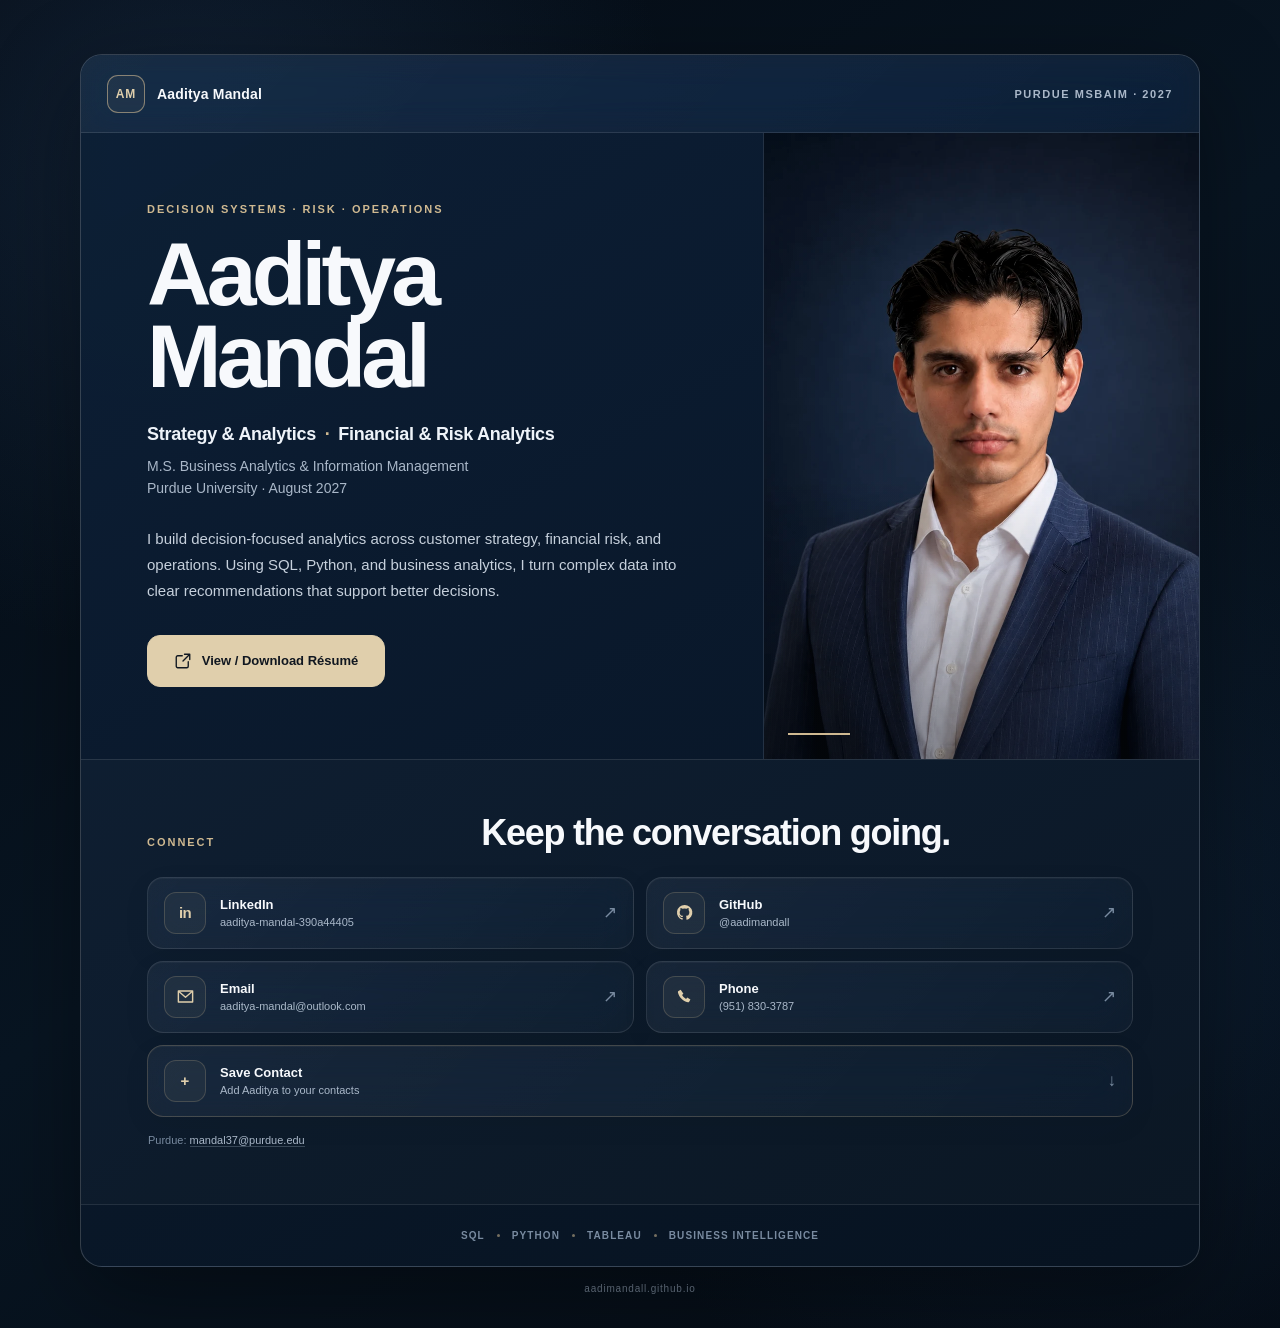
<file: index.html>
<!doctype html>
<html lang="en">
<head>
  <meta charset="utf-8" />
  <meta name="viewport" content="width=device-width, initial-scale=1, viewport-fit=cover">
  <meta name="theme-color" content="#071321" />
  <meta name="color-scheme" content="dark" />
  <meta name="description" content="Aaditya Mandal — Strategy & Analytics, Financial & Risk Analytics, Purdue MSBAIM '27." />
  <meta property="og:title" content="Aaditya Mandal | Strategy & Analytics" />
  <meta property="og:description" content="Purdue MSBAIM '27. Strategy, analytics, financial risk, and decision systems." />
  <meta property="og:type" content="website" />
  <meta property="og:url" content="https://aadimandall.github.io/" />
  <meta property="og:image" content="https://aadimandall.github.io/assets/aaditya-mandal.webp" />
  <link rel="canonical" href="https://aadimandall.github.io/" />
  <link rel="icon" href="assets/favicon.svg" type="image/svg+xml" />
  <link rel="stylesheet" href="styles.css" />
  <title>Aaditya Mandal | Strategy & Analytics</title>
</head>
<body>
  <div class="page-shell">
    <main class="business-card" aria-label="Aaditya Mandal digital business card">
      <header class="topbar">
        <a class="brand" href="#top" aria-label="Aaditya Mandal home">
          <span class="monogram" aria-hidden="true">AM</span>
          <span class="brand-name">Aaditya Mandal</span>
        </a>
        <span class="credential">PURDUE MSBAIM · 2027</span>
      </header>

      <section class="hero" id="top">
        <div class="hero-copy">
          <p class="eyebrow">DECISION SYSTEMS · RISK · OPERATIONS</p>
          <h1>Aaditya<br />Mandal</h1>
          <p class="headline">Strategy &amp; Analytics <span>·</span> Financial &amp; Risk Analytics</p>
          <p class="education">M.S. Business Analytics &amp; Information Management<br />Purdue University · August 2027</p>

          <p class="bio">
            I build decision-focused analytics across customer strategy, financial risk, and operations.
            Using SQL, Python, and business analytics, I turn complex data into clear recommendations that support better decisions.
          </p>

          <div class="resume-actions" aria-label="Resume actions">
            <a
            class="button button-primary"
            href="resume/Aaditya_Mandal_Resume.pdf"
            target="_blank"
            rel="noopener"
          >
            <svg aria-hidden="true" viewBox="0 0 24 24">
              <path d="M14 3h7v7M21 3l-9 9M19 13v6a2 2 0 0 1-2 2H5a2 2 0 0 1-2-2V7a2 2 0 0 1 2-2h6"/>
            </svg>
            View / Download Résumé
          </a>
            
          </div>
        </div>

        <div class="portrait-wrap" aria-hidden="true">
          <img src="assets/aaditya-mandal.webp" alt="" class="portrait" />
          <div class="portrait-line"></div>
        </div>
      </section>

      <section class="connect" aria-labelledby="connect-title">
        <div class="section-heading">
          <p class="section-kicker">CONNECT</p>
          <h2 id="connect-title">Keep the conversation going.</h2>
        </div>

        <div class="contact-grid">
          <a class="contact-card" href="https://www.linkedin.com/in/aaditya-mandal-390a44405/" target="_blank" rel="noopener" aria-label="Open Aaditya Mandal on LinkedIn">
            <span class="contact-icon linkedin" aria-hidden="true">in</span>
            <span class="contact-text">
              <strong>LinkedIn</strong>
              <small>aaditya-mandal-390a44405</small>
            </span>
            <span class="arrow" aria-hidden="true">↗</span>
          </a>

          <a class="contact-card" href="https://github.com/aadimandall" target="_blank" rel="noopener" aria-label="Open Aaditya Mandal on GitHub">
            <span class="contact-icon" aria-hidden="true">
              <svg viewBox="0 0 24 24"><path d="M12 2.5a9.5 9.5 0 0 0-3 18.52c.48.09.65-.2.65-.46v-1.69c-2.65.58-3.21-1.13-3.21-1.13-.43-1.1-1.06-1.4-1.06-1.4-.87-.6.07-.59.07-.59.96.07 1.47.99 1.47.99.86 1.47 2.24 1.05 2.79.8.09-.62.33-1.05.61-1.29-2.12-.24-4.35-1.06-4.35-4.72 0-1.04.37-1.9.99-2.57-.1-.24-.43-1.22.09-2.54 0 0 .81-.26 2.61.98a9.1 9.1 0 0 1 4.75 0c1.81-1.24 2.61-.98 2.61-.98.52 1.32.19 2.3.09 2.54.61.67.99 1.53.99 2.57 0 3.67-2.24 4.47-4.37 4.71.34.3.65.88.65 1.78v2.64c0 .25.17.55.66.46A9.5 9.5 0 0 0 12 2.5Z"/></svg>
            </span>
            <span class="contact-text">
              <strong>GitHub</strong>
              <small>@aadimandall</small>
            </span>
            <span class="arrow" aria-hidden="true">↗</span>
          </a>

          <a class="contact-card" href="mailto:aaditya-mandal@outlook.com" aria-label="Email Aaditya Mandal">
            <span class="contact-icon" aria-hidden="true">
              <svg viewBox="0 0 24 24"><path d="M3 5h18v14H3z"/><path d="m4 6 8 7 8-7"/></svg>
            </span>
            <span class="contact-text">
              <strong>Email</strong>
              <small>aaditya-mandal@outlook.com</small>
            </span>
            <span class="arrow" aria-hidden="true">↗</span>
          </a>

          <a class="contact-card" href="tel:+19518303787" aria-label="Call Aaditya Mandal">
            <span class="contact-icon" aria-hidden="true">
              <svg viewBox="0 0 24 24"><path d="M7.2 3.5 4.4 5.1c-.6.3-.9 1-.7 1.7 1.6 6.1 6.4 10.9 12.5 12.5.7.2 1.4-.1 1.7-.7l1.6-2.8-4.1-2.4-1.4 1.7a12.2 12.2 0 0 1-5.1-5.1l1.7-1.4z"/></svg>
            </span>
            <span class="contact-text">
              <strong>Phone</strong>
              <small>(951) 830-3787</small>
            </span>
            <span class="arrow" aria-hidden="true">↗</span>
          </a>
        
          <a class="contact-card save-contact"
             href="Aaditya_Mandal.vcf"
             aria-label="Save Aaditya Mandal to contacts">
            <span class="contact-icon" aria-hidden="true">+</span>
            <span class="contact-text">
              <strong>Save Contact</strong>
              <small>Add Aaditya to your contacts</small>
            </span>
            <span class="arrow" aria-hidden="true">↓</span>
          </a>
</div>

        <p class="school-email">Purdue: <a href="mailto:mandal37@purdue.edu">mandal37@purdue.edu</a></p>
      </section>

      <footer class="footer">
        <span>SQL</span><i></i><span>Python</span><i></i><span>Tableau</span><i></i><span>Business Intelligence</span>
      </footer>
    </main>

    <p class="site-note">aadimandall.github.io</p>
  </div>

</body>
</html>
</file>
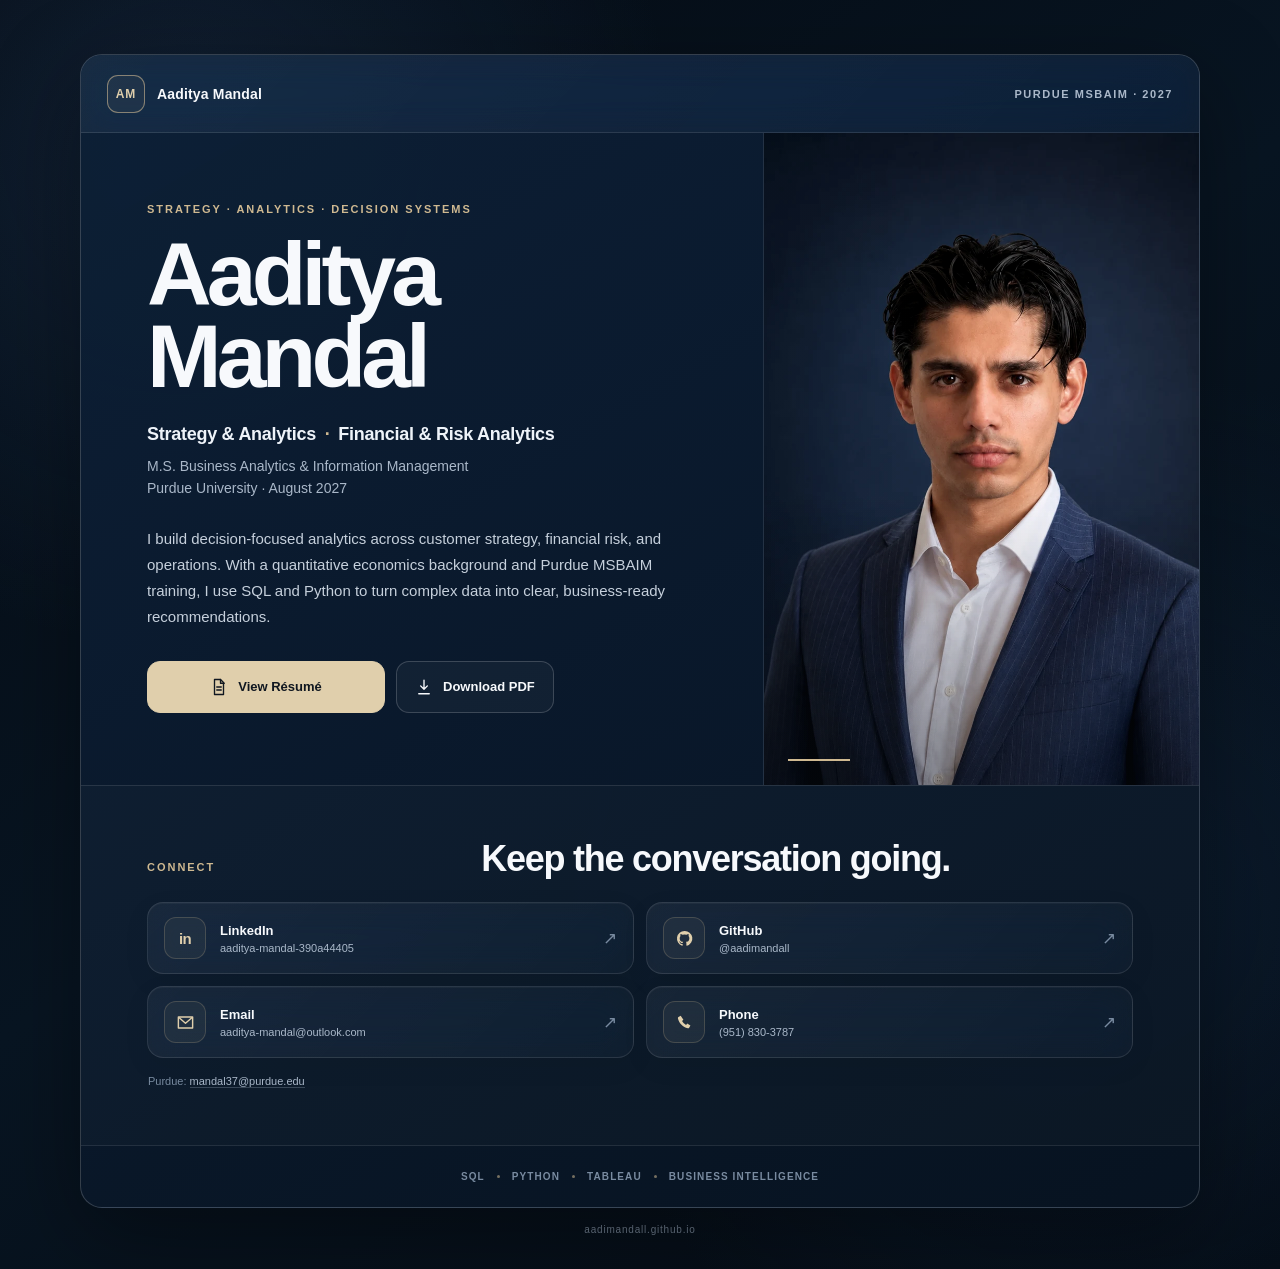
<file: index-backup.html>
<!doctype html>
<html lang="en">
<head>
  <meta charset="utf-8" />
  <meta name="viewport" content="width=device-width, initial-scale=1" />
  <meta name="theme-color" content="#071321" />
  <meta name="color-scheme" content="dark" />
  <meta name="description" content="Aaditya Mandal — Strategy & Analytics, Financial & Risk Analytics, Purdue MSBAIM '27." />
  <meta property="og:title" content="Aaditya Mandal | Strategy & Analytics" />
  <meta property="og:description" content="Purdue MSBAIM '27. Strategy, analytics, financial risk, and decision systems." />
  <meta property="og:type" content="website" />
  <meta property="og:url" content="https://aadimandall.github.io/" />
  <meta property="og:image" content="https://aadimandall.github.io/assets/aaditya-mandal.webp" />
  <link rel="canonical" href="https://aadimandall.github.io/" />
  <link rel="icon" href="assets/favicon.svg" type="image/svg+xml" />
  <link rel="stylesheet" href="styles.css" />
  <title>Aaditya Mandal | Strategy & Analytics</title>
</head>
<body>
  <div class="page-shell">
    <main class="business-card" aria-label="Aaditya Mandal digital business card">
      <header class="topbar">
        <a class="brand" href="#top" aria-label="Aaditya Mandal home">
          <span class="monogram" aria-hidden="true">AM</span>
          <span class="brand-name">Aaditya Mandal</span>
        </a>
        <span class="credential">PURDUE MSBAIM · 2027</span>
      </header>

      <section class="hero" id="top">
        <div class="hero-copy">
          <p class="eyebrow">STRATEGY · ANALYTICS · DECISION SYSTEMS</p>
          <h1>Aaditya<br />Mandal</h1>
          <p class="headline">Strategy &amp; Analytics <span>·</span> Financial &amp; Risk Analytics</p>
          <p class="education">M.S. Business Analytics &amp; Information Management<br />Purdue University · August 2027</p>

          <p class="bio">
            I build decision-focused analytics across customer strategy, financial risk, and operations.
            With a quantitative economics background and Purdue MSBAIM training, I use SQL and Python to turn complex data into clear, business-ready recommendations.
          </p>

          <div class="resume-actions" aria-label="Resume actions">
            <a class="button button-primary" href="resume/Aaditya_Mandal_Resume.pdf" target="_blank" rel="noopener">
              <svg aria-hidden="true" viewBox="0 0 24 24"><path d="M6 2h8l4 4v16H6z"/><path d="M14 2v5h5M9 12h6M9 16h6"/></svg>
              View Résumé
            </a>
            <a class="button button-secondary" href="resume/Aaditya_Mandal_Resume.pdf" id="downloadResume">
              <svg aria-hidden="true" viewBox="0 0 24 24"><path d="M12 3v12M7.5 10.5 12 15l4.5-4.5M5 21h14"/></svg>
              Download PDF
            </a>
          </div>
        </div>

        <div class="portrait-wrap" aria-hidden="true">
          <img src="assets/aaditya-mandal.webp" alt="" class="portrait" />
          <div class="portrait-line"></div>
        </div>
      </section>

      <section class="connect" aria-labelledby="connect-title">
        <div class="section-heading">
          <p class="section-kicker">CONNECT</p>
          <h2 id="connect-title">Keep the conversation going.</h2>
        </div>

        <div class="contact-grid">
          <a class="contact-card" href="https://www.linkedin.com/in/aaditya-mandal-390a44405/" target="_blank" rel="noopener" aria-label="Open Aaditya Mandal on LinkedIn">
            <span class="contact-icon linkedin" aria-hidden="true">in</span>
            <span class="contact-text">
              <strong>LinkedIn</strong>
              <small>aaditya-mandal-390a44405</small>
            </span>
            <span class="arrow" aria-hidden="true">↗</span>
          </a>

          <a class="contact-card" href="https://github.com/aadimandall" target="_blank" rel="noopener" aria-label="Open Aaditya Mandal on GitHub">
            <span class="contact-icon" aria-hidden="true">
              <svg viewBox="0 0 24 24"><path d="M12 2.5a9.5 9.5 0 0 0-3 18.52c.48.09.65-.2.65-.46v-1.69c-2.65.58-3.21-1.13-3.21-1.13-.43-1.1-1.06-1.4-1.06-1.4-.87-.6.07-.59.07-.59.96.07 1.47.99 1.47.99.86 1.47 2.24 1.05 2.79.8.09-.62.33-1.05.61-1.29-2.12-.24-4.35-1.06-4.35-4.72 0-1.04.37-1.9.99-2.57-.1-.24-.43-1.22.09-2.54 0 0 .81-.26 2.61.98a9.1 9.1 0 0 1 4.75 0c1.81-1.24 2.61-.98 2.61-.98.52 1.32.19 2.3.09 2.54.61.67.99 1.53.99 2.57 0 3.67-2.24 4.47-4.37 4.71.34.3.65.88.65 1.78v2.64c0 .25.17.55.66.46A9.5 9.5 0 0 0 12 2.5Z"/></svg>
            </span>
            <span class="contact-text">
              <strong>GitHub</strong>
              <small>@aadimandall</small>
            </span>
            <span class="arrow" aria-hidden="true">↗</span>
          </a>

          <a class="contact-card" href="mailto:aaditya-mandal@outlook.com" aria-label="Email Aaditya Mandal">
            <span class="contact-icon" aria-hidden="true">
              <svg viewBox="0 0 24 24"><path d="M3 5h18v14H3z"/><path d="m4 6 8 7 8-7"/></svg>
            </span>
            <span class="contact-text">
              <strong>Email</strong>
              <small>aaditya-mandal@outlook.com</small>
            </span>
            <span class="arrow" aria-hidden="true">↗</span>
          </a>

          <a class="contact-card" href="tel:+19518303787" aria-label="Call Aaditya Mandal">
            <span class="contact-icon" aria-hidden="true">
              <svg viewBox="0 0 24 24"><path d="M7.2 3.5 4.4 5.1c-.6.3-.9 1-.7 1.7 1.6 6.1 6.4 10.9 12.5 12.5.7.2 1.4-.1 1.7-.7l1.6-2.8-4.1-2.4-1.4 1.7a12.2 12.2 0 0 1-5.1-5.1l1.7-1.4z"/></svg>
            </span>
            <span class="contact-text">
              <strong>Phone</strong>
              <small>(951) 830-3787</small>
            </span>
            <span class="arrow" aria-hidden="true">↗</span>
          </a>
        </div>

        <p class="school-email">Purdue: <a href="mailto:mandal37@purdue.edu">mandal37@purdue.edu</a></p>
      </section>

      <footer class="footer">
        <span>SQL</span><i></i><span>Python</span><i></i><span>Tableau</span><i></i><span>Business Intelligence</span>
      </footer>
    </main>

    <p class="site-note">aadimandall.github.io</p>
  </div>

  <script>
    document.getElementById("downloadResume").addEventListener("click", async function (event) {
      event.preventDefault();

      const fileUrl = "resume/Aaditya_Mandal_Resume.pdf";
      const response = await fetch(fileUrl);
      const blob = await response.blob();
      const url = URL.createObjectURL(blob);

      const link = document.createElement("a");
      link.href = url;
      link.download = "Aaditya_Mandal_Resume.pdf";
      document.body.appendChild(link);
      link.click();
      link.remove();

      URL.revokeObjectURL(url);
    });
  </script>

</body>
</html>
</file>
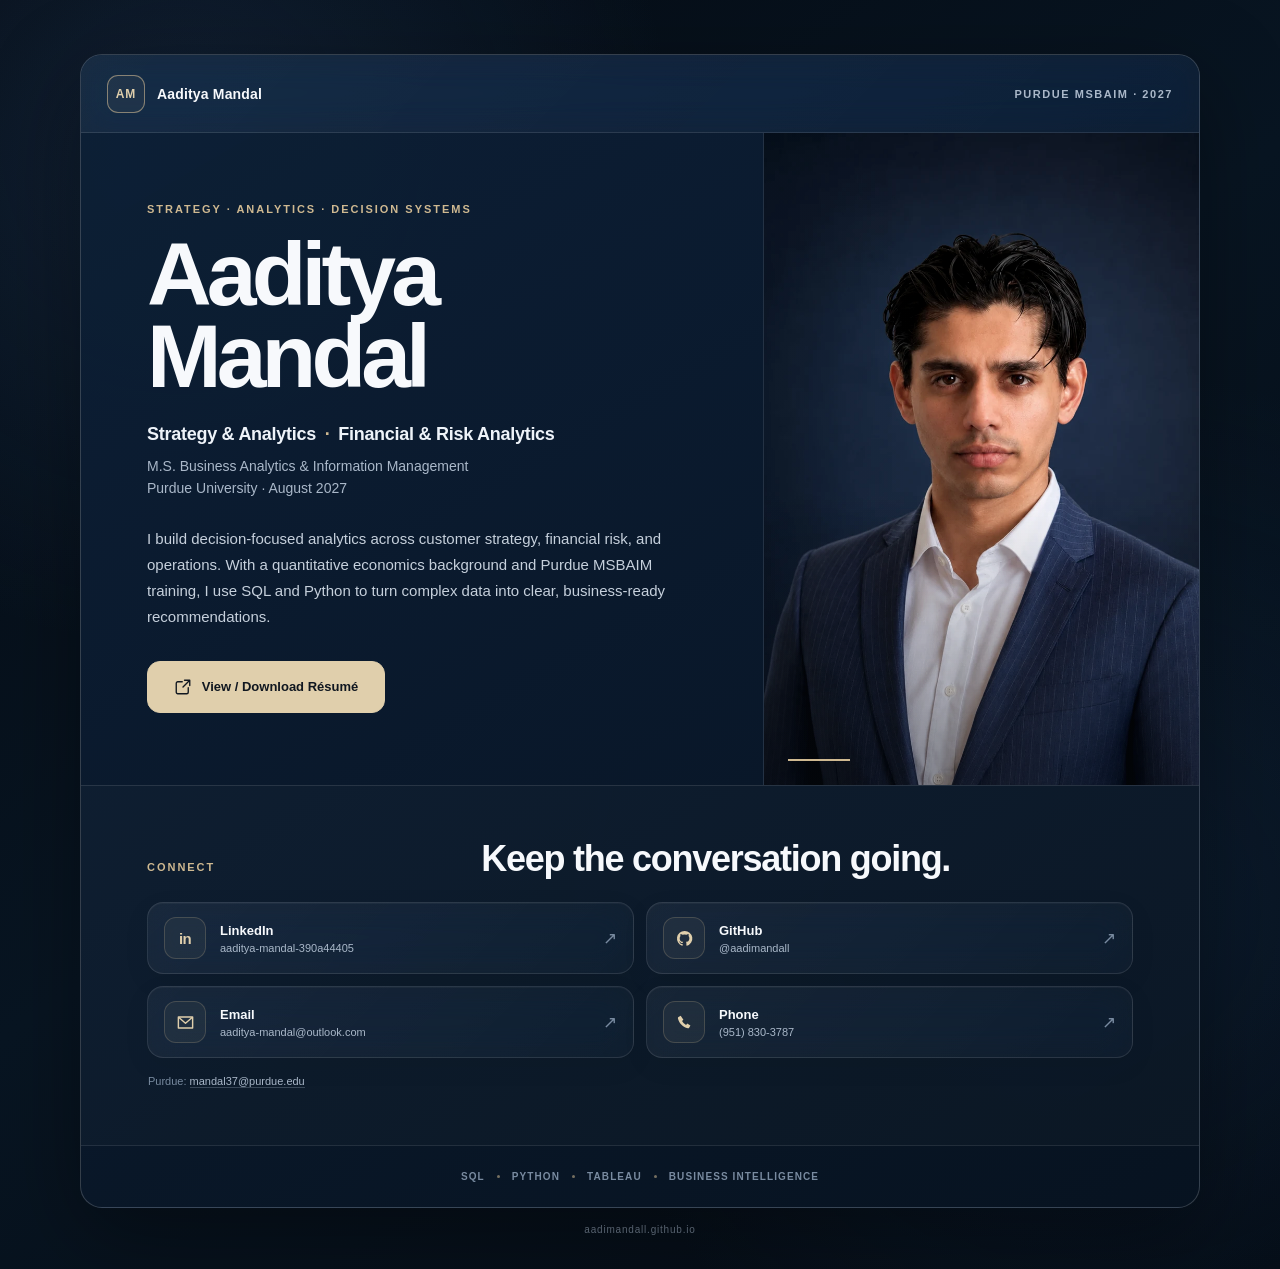
<file: index-before-final-polish.html>
<!doctype html>
<html lang="en">
<head>
  <meta charset="utf-8" />
  <meta name="viewport" content="width=device-width, initial-scale=1" />
  <meta name="theme-color" content="#071321" />
  <meta name="color-scheme" content="dark" />
  <meta name="description" content="Aaditya Mandal — Strategy & Analytics, Financial & Risk Analytics, Purdue MSBAIM '27." />
  <meta property="og:title" content="Aaditya Mandal | Strategy & Analytics" />
  <meta property="og:description" content="Purdue MSBAIM '27. Strategy, analytics, financial risk, and decision systems." />
  <meta property="og:type" content="website" />
  <meta property="og:url" content="https://aadimandall.github.io/" />
  <meta property="og:image" content="https://aadimandall.github.io/assets/aaditya-mandal.webp" />
  <link rel="canonical" href="https://aadimandall.github.io/" />
  <link rel="icon" href="assets/favicon.svg" type="image/svg+xml" />
  <link rel="stylesheet" href="styles.css" />
  <title>Aaditya Mandal | Strategy & Analytics</title>
</head>
<body>
  <div class="page-shell">
    <main class="business-card" aria-label="Aaditya Mandal digital business card">
      <header class="topbar">
        <a class="brand" href="#top" aria-label="Aaditya Mandal home">
          <span class="monogram" aria-hidden="true">AM</span>
          <span class="brand-name">Aaditya Mandal</span>
        </a>
        <span class="credential">PURDUE MSBAIM · 2027</span>
      </header>

      <section class="hero" id="top">
        <div class="hero-copy">
          <p class="eyebrow">STRATEGY · ANALYTICS · DECISION SYSTEMS</p>
          <h1>Aaditya<br />Mandal</h1>
          <p class="headline">Strategy &amp; Analytics <span>·</span> Financial &amp; Risk Analytics</p>
          <p class="education">M.S. Business Analytics &amp; Information Management<br />Purdue University · August 2027</p>

          <p class="bio">
            I build decision-focused analytics across customer strategy, financial risk, and operations.
            With a quantitative economics background and Purdue MSBAIM training, I use SQL and Python to turn complex data into clear, business-ready recommendations.
          </p>

          <div class="resume-actions" aria-label="Resume actions">
            <a
            class="button button-primary"
            href="resume/Aaditya_Mandal_Resume.pdf"
            target="_blank"
            rel="noopener"
          >
            <svg aria-hidden="true" viewBox="0 0 24 24">
              <path d="M14 3h7v7M21 3l-9 9M19 13v6a2 2 0 0 1-2 2H5a2 2 0 0 1-2-2V7a2 2 0 0 1 2-2h6"/>
            </svg>
            View / Download Résumé
          </a>
            
          </div>
        </div>

        <div class="portrait-wrap" aria-hidden="true">
          <img src="assets/aaditya-mandal.webp" alt="" class="portrait" />
          <div class="portrait-line"></div>
        </div>
      </section>

      <section class="connect" aria-labelledby="connect-title">
        <div class="section-heading">
          <p class="section-kicker">CONNECT</p>
          <h2 id="connect-title">Keep the conversation going.</h2>
        </div>

        <div class="contact-grid">
          <a class="contact-card" href="https://www.linkedin.com/in/aaditya-mandal-390a44405/" target="_blank" rel="noopener" aria-label="Open Aaditya Mandal on LinkedIn">
            <span class="contact-icon linkedin" aria-hidden="true">in</span>
            <span class="contact-text">
              <strong>LinkedIn</strong>
              <small>aaditya-mandal-390a44405</small>
            </span>
            <span class="arrow" aria-hidden="true">↗</span>
          </a>

          <a class="contact-card" href="https://github.com/aadimandall" target="_blank" rel="noopener" aria-label="Open Aaditya Mandal on GitHub">
            <span class="contact-icon" aria-hidden="true">
              <svg viewBox="0 0 24 24"><path d="M12 2.5a9.5 9.5 0 0 0-3 18.52c.48.09.65-.2.65-.46v-1.69c-2.65.58-3.21-1.13-3.21-1.13-.43-1.1-1.06-1.4-1.06-1.4-.87-.6.07-.59.07-.59.96.07 1.47.99 1.47.99.86 1.47 2.24 1.05 2.79.8.09-.62.33-1.05.61-1.29-2.12-.24-4.35-1.06-4.35-4.72 0-1.04.37-1.9.99-2.57-.1-.24-.43-1.22.09-2.54 0 0 .81-.26 2.61.98a9.1 9.1 0 0 1 4.75 0c1.81-1.24 2.61-.98 2.61-.98.52 1.32.19 2.3.09 2.54.61.67.99 1.53.99 2.57 0 3.67-2.24 4.47-4.37 4.71.34.3.65.88.65 1.78v2.64c0 .25.17.55.66.46A9.5 9.5 0 0 0 12 2.5Z"/></svg>
            </span>
            <span class="contact-text">
              <strong>GitHub</strong>
              <small>@aadimandall</small>
            </span>
            <span class="arrow" aria-hidden="true">↗</span>
          </a>

          <a class="contact-card" href="mailto:aaditya-mandal@outlook.com" aria-label="Email Aaditya Mandal">
            <span class="contact-icon" aria-hidden="true">
              <svg viewBox="0 0 24 24"><path d="M3 5h18v14H3z"/><path d="m4 6 8 7 8-7"/></svg>
            </span>
            <span class="contact-text">
              <strong>Email</strong>
              <small>aaditya-mandal@outlook.com</small>
            </span>
            <span class="arrow" aria-hidden="true">↗</span>
          </a>

          <a class="contact-card" href="tel:+19518303787" aria-label="Call Aaditya Mandal">
            <span class="contact-icon" aria-hidden="true">
              <svg viewBox="0 0 24 24"><path d="M7.2 3.5 4.4 5.1c-.6.3-.9 1-.7 1.7 1.6 6.1 6.4 10.9 12.5 12.5.7.2 1.4-.1 1.7-.7l1.6-2.8-4.1-2.4-1.4 1.7a12.2 12.2 0 0 1-5.1-5.1l1.7-1.4z"/></svg>
            </span>
            <span class="contact-text">
              <strong>Phone</strong>
              <small>(951) 830-3787</small>
            </span>
            <span class="arrow" aria-hidden="true">↗</span>
          </a>
        </div>

        <p class="school-email">Purdue: <a href="mailto:mandal37@purdue.edu">mandal37@purdue.edu</a></p>
      </section>

      <footer class="footer">
        <span>SQL</span><i></i><span>Python</span><i></i><span>Tableau</span><i></i><span>Business Intelligence</span>
      </footer>
    </main>

    <p class="site-note">aadimandall.github.io</p>
  </div>

</body>
</html>
</file>
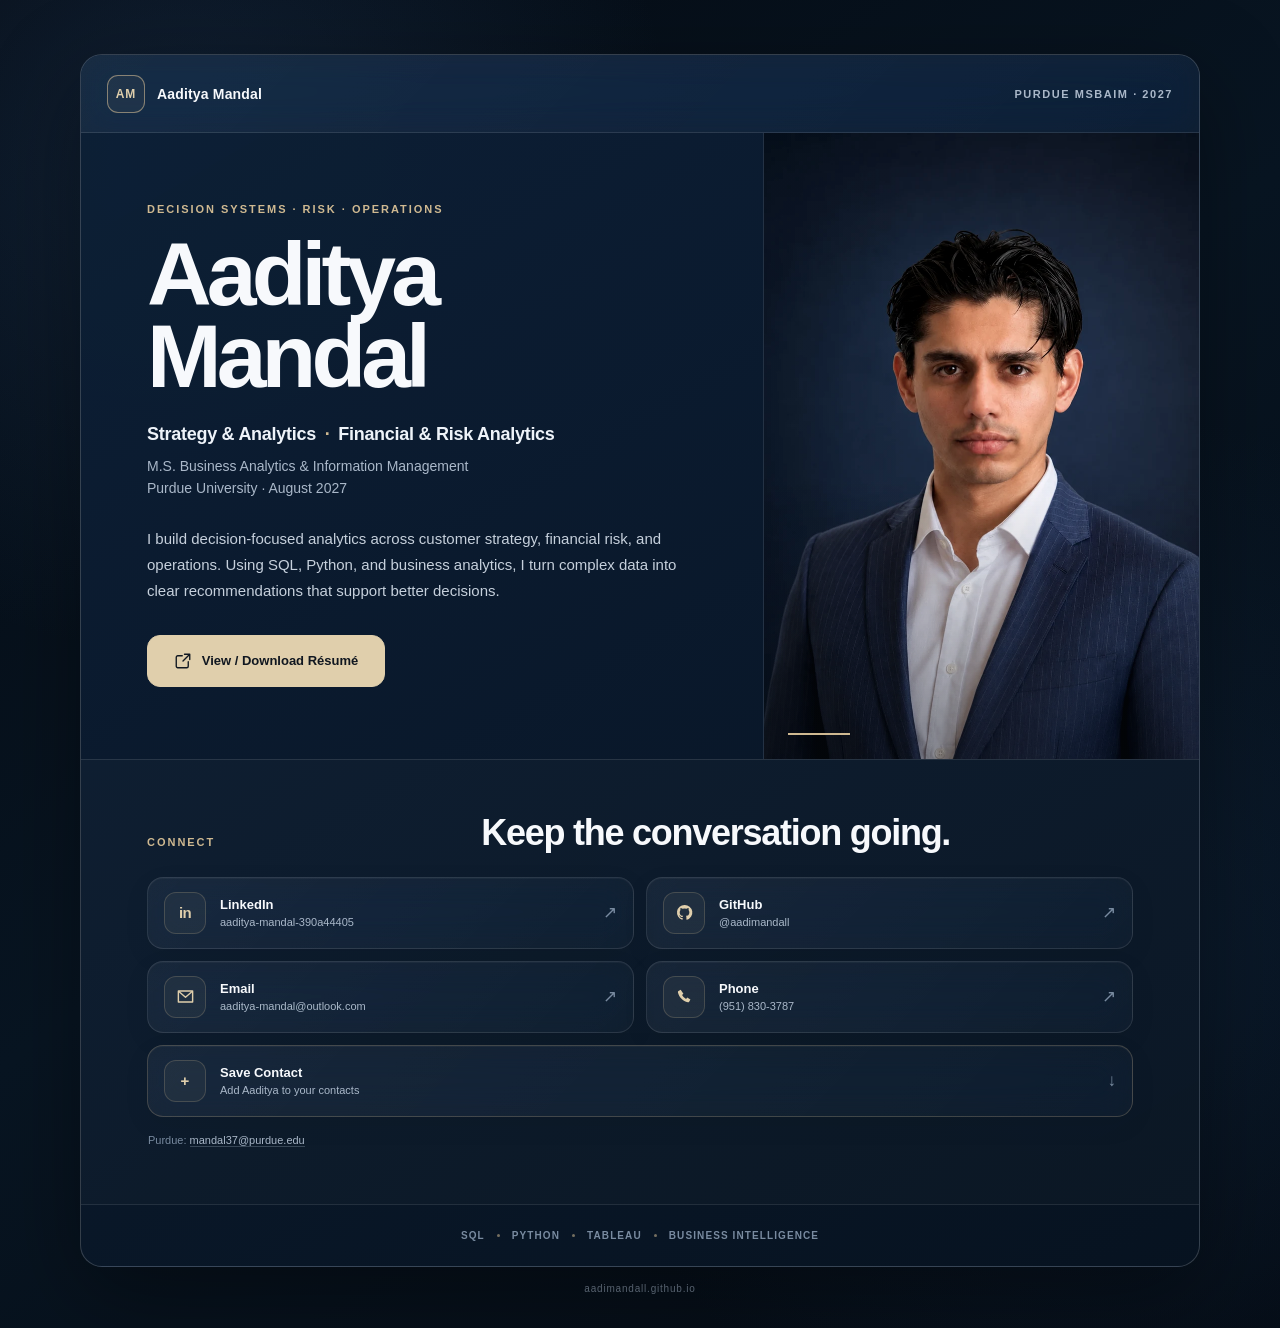
<file: index-before-iphone-polish.html>
<!doctype html>
<html lang="en">
<head>
  <meta charset="utf-8" />
  <meta name="viewport" content="width=device-width, initial-scale=1" />
  <meta name="theme-color" content="#071321" />
  <meta name="color-scheme" content="dark" />
  <meta name="description" content="Aaditya Mandal — Strategy & Analytics, Financial & Risk Analytics, Purdue MSBAIM '27." />
  <meta property="og:title" content="Aaditya Mandal | Strategy & Analytics" />
  <meta property="og:description" content="Purdue MSBAIM '27. Strategy, analytics, financial risk, and decision systems." />
  <meta property="og:type" content="website" />
  <meta property="og:url" content="https://aadimandall.github.io/" />
  <meta property="og:image" content="https://aadimandall.github.io/assets/aaditya-mandal.webp" />
  <link rel="canonical" href="https://aadimandall.github.io/" />
  <link rel="icon" href="assets/favicon.svg" type="image/svg+xml" />
  <link rel="stylesheet" href="styles.css" />
  <title>Aaditya Mandal | Strategy & Analytics</title>
</head>
<body>
  <div class="page-shell">
    <main class="business-card" aria-label="Aaditya Mandal digital business card">
      <header class="topbar">
        <a class="brand" href="#top" aria-label="Aaditya Mandal home">
          <span class="monogram" aria-hidden="true">AM</span>
          <span class="brand-name">Aaditya Mandal</span>
        </a>
        <span class="credential">PURDUE MSBAIM · 2027</span>
      </header>

      <section class="hero" id="top">
        <div class="hero-copy">
          <p class="eyebrow">DECISION SYSTEMS · RISK · OPERATIONS</p>
          <h1>Aaditya<br />Mandal</h1>
          <p class="headline">Strategy &amp; Analytics <span>·</span> Financial &amp; Risk Analytics</p>
          <p class="education">M.S. Business Analytics &amp; Information Management<br />Purdue University · August 2027</p>

          <p class="bio">
            I build decision-focused analytics across customer strategy, financial risk, and operations.
            Using SQL, Python, and business analytics, I turn complex data into clear recommendations that support better decisions.
          </p>

          <div class="resume-actions" aria-label="Resume actions">
            <a
            class="button button-primary"
            href="resume/Aaditya_Mandal_Resume.pdf"
            target="_blank"
            rel="noopener"
          >
            <svg aria-hidden="true" viewBox="0 0 24 24">
              <path d="M14 3h7v7M21 3l-9 9M19 13v6a2 2 0 0 1-2 2H5a2 2 0 0 1-2-2V7a2 2 0 0 1 2-2h6"/>
            </svg>
            View / Download Résumé
          </a>
            
          </div>
        </div>

        <div class="portrait-wrap" aria-hidden="true">
          <img src="assets/aaditya-mandal.webp" alt="" class="portrait" />
          <div class="portrait-line"></div>
        </div>
      </section>

      <section class="connect" aria-labelledby="connect-title">
        <div class="section-heading">
          <p class="section-kicker">CONNECT</p>
          <h2 id="connect-title">Keep the conversation going.</h2>
        </div>

        <div class="contact-grid">
          <a class="contact-card" href="https://www.linkedin.com/in/aaditya-mandal-390a44405/" target="_blank" rel="noopener" aria-label="Open Aaditya Mandal on LinkedIn">
            <span class="contact-icon linkedin" aria-hidden="true">in</span>
            <span class="contact-text">
              <strong>LinkedIn</strong>
              <small>aaditya-mandal-390a44405</small>
            </span>
            <span class="arrow" aria-hidden="true">↗</span>
          </a>

          <a class="contact-card" href="https://github.com/aadimandall" target="_blank" rel="noopener" aria-label="Open Aaditya Mandal on GitHub">
            <span class="contact-icon" aria-hidden="true">
              <svg viewBox="0 0 24 24"><path d="M12 2.5a9.5 9.5 0 0 0-3 18.52c.48.09.65-.2.65-.46v-1.69c-2.65.58-3.21-1.13-3.21-1.13-.43-1.1-1.06-1.4-1.06-1.4-.87-.6.07-.59.07-.59.96.07 1.47.99 1.47.99.86 1.47 2.24 1.05 2.79.8.09-.62.33-1.05.61-1.29-2.12-.24-4.35-1.06-4.35-4.72 0-1.04.37-1.9.99-2.57-.1-.24-.43-1.22.09-2.54 0 0 .81-.26 2.61.98a9.1 9.1 0 0 1 4.75 0c1.81-1.24 2.61-.98 2.61-.98.52 1.32.19 2.3.09 2.54.61.67.99 1.53.99 2.57 0 3.67-2.24 4.47-4.37 4.71.34.3.65.88.65 1.78v2.64c0 .25.17.55.66.46A9.5 9.5 0 0 0 12 2.5Z"/></svg>
            </span>
            <span class="contact-text">
              <strong>GitHub</strong>
              <small>@aadimandall</small>
            </span>
            <span class="arrow" aria-hidden="true">↗</span>
          </a>

          <a class="contact-card" href="mailto:aaditya-mandal@outlook.com" aria-label="Email Aaditya Mandal">
            <span class="contact-icon" aria-hidden="true">
              <svg viewBox="0 0 24 24"><path d="M3 5h18v14H3z"/><path d="m4 6 8 7 8-7"/></svg>
            </span>
            <span class="contact-text">
              <strong>Email</strong>
              <small>aaditya-mandal@outlook.com</small>
            </span>
            <span class="arrow" aria-hidden="true">↗</span>
          </a>

          <a class="contact-card" href="tel:+19518303787" aria-label="Call Aaditya Mandal">
            <span class="contact-icon" aria-hidden="true">
              <svg viewBox="0 0 24 24"><path d="M7.2 3.5 4.4 5.1c-.6.3-.9 1-.7 1.7 1.6 6.1 6.4 10.9 12.5 12.5.7.2 1.4-.1 1.7-.7l1.6-2.8-4.1-2.4-1.4 1.7a12.2 12.2 0 0 1-5.1-5.1l1.7-1.4z"/></svg>
            </span>
            <span class="contact-text">
              <strong>Phone</strong>
              <small>(951) 830-3787</small>
            </span>
            <span class="arrow" aria-hidden="true">↗</span>
          </a>
        
          <a class="contact-card save-contact"
             href="Aaditya_Mandal.vcf"
             aria-label="Save Aaditya Mandal to contacts">
            <span class="contact-icon" aria-hidden="true">+</span>
            <span class="contact-text">
              <strong>Save Contact</strong>
              <small>Add Aaditya to your contacts</small>
            </span>
            <span class="arrow" aria-hidden="true">↓</span>
          </a>
</div>

        <p class="school-email">Purdue: <a href="mailto:mandal37@purdue.edu">mandal37@purdue.edu</a></p>
      </section>

      <footer class="footer">
        <span>SQL</span><i></i><span>Python</span><i></i><span>Tableau</span><i></i><span>Business Intelligence</span>
      </footer>
    </main>

    <p class="site-note">aadimandall.github.io</p>
  </div>

</body>
</html>
</file>
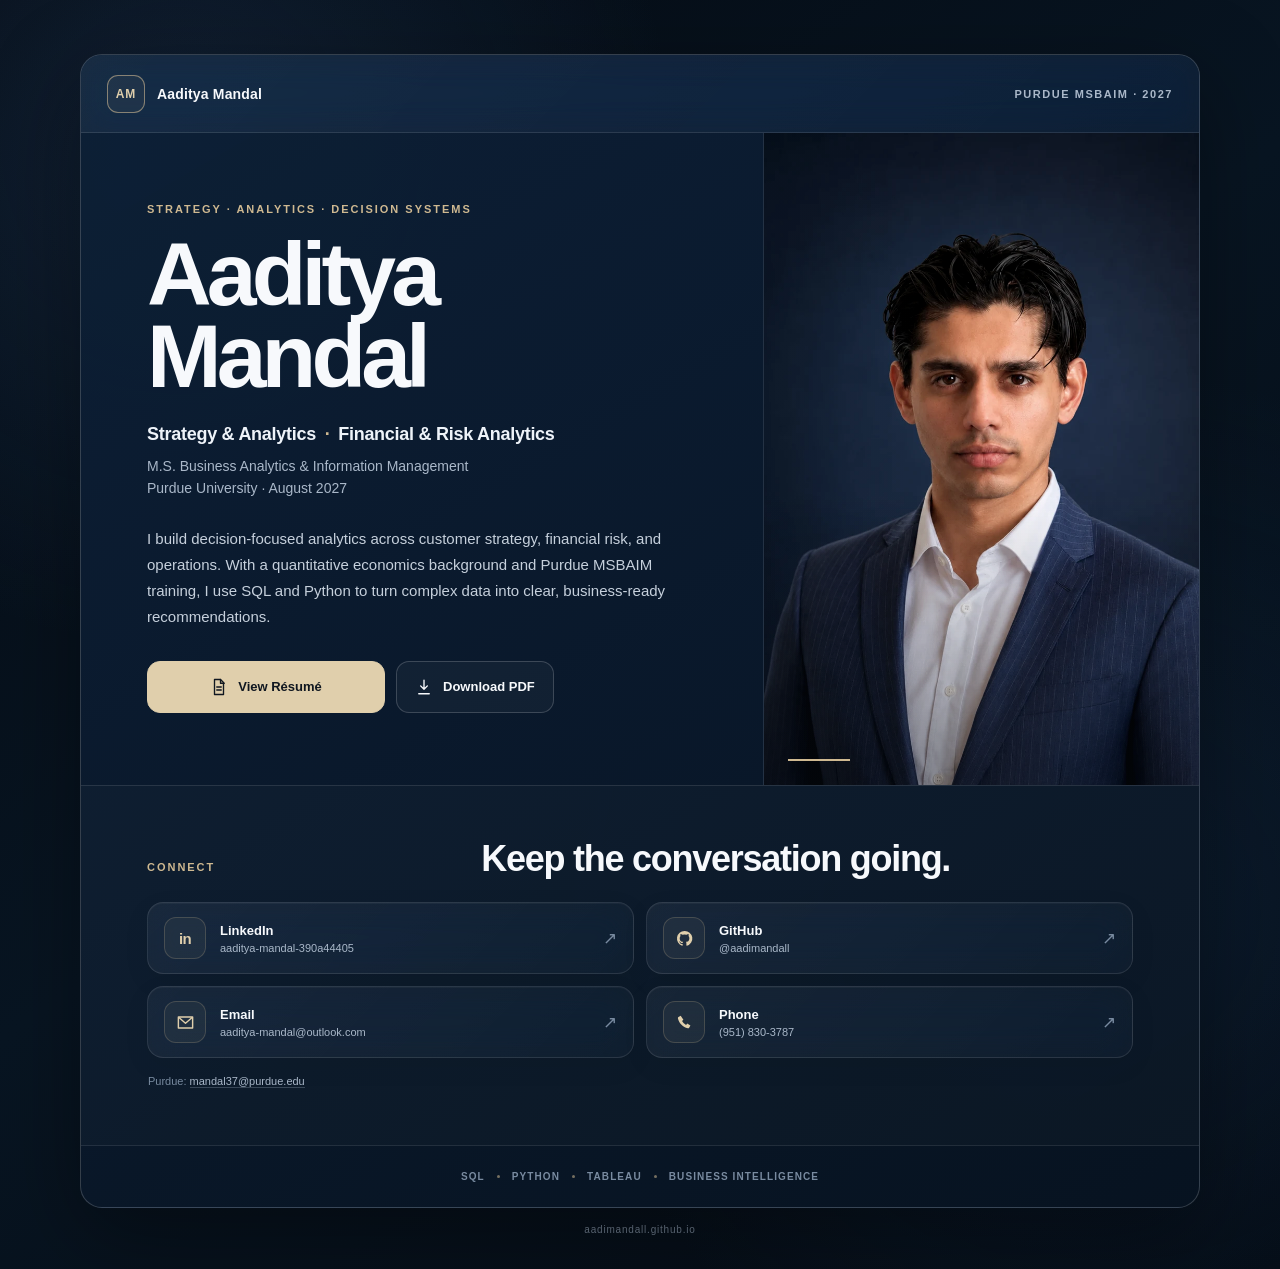
<file: index-before-resume-fix.html>
<!doctype html>
<html lang="en">
<head>
  <meta charset="utf-8" />
  <meta name="viewport" content="width=device-width, initial-scale=1" />
  <meta name="theme-color" content="#071321" />
  <meta name="color-scheme" content="dark" />
  <meta name="description" content="Aaditya Mandal — Strategy & Analytics, Financial & Risk Analytics, Purdue MSBAIM '27." />
  <meta property="og:title" content="Aaditya Mandal | Strategy & Analytics" />
  <meta property="og:description" content="Purdue MSBAIM '27. Strategy, analytics, financial risk, and decision systems." />
  <meta property="og:type" content="website" />
  <meta property="og:url" content="https://aadimandall.github.io/" />
  <meta property="og:image" content="https://aadimandall.github.io/assets/aaditya-mandal.webp" />
  <link rel="canonical" href="https://aadimandall.github.io/" />
  <link rel="icon" href="assets/favicon.svg" type="image/svg+xml" />
  <link rel="stylesheet" href="styles.css" />
  <title>Aaditya Mandal | Strategy & Analytics</title>
</head>
<body>
  <div class="page-shell">
    <main class="business-card" aria-label="Aaditya Mandal digital business card">
      <header class="topbar">
        <a class="brand" href="#top" aria-label="Aaditya Mandal home">
          <span class="monogram" aria-hidden="true">AM</span>
          <span class="brand-name">Aaditya Mandal</span>
        </a>
        <span class="credential">PURDUE MSBAIM · 2027</span>
      </header>

      <section class="hero" id="top">
        <div class="hero-copy">
          <p class="eyebrow">STRATEGY · ANALYTICS · DECISION SYSTEMS</p>
          <h1>Aaditya<br />Mandal</h1>
          <p class="headline">Strategy &amp; Analytics <span>·</span> Financial &amp; Risk Analytics</p>
          <p class="education">M.S. Business Analytics &amp; Information Management<br />Purdue University · August 2027</p>

          <p class="bio">
            I build decision-focused analytics across customer strategy, financial risk, and operations.
            With a quantitative economics background and Purdue MSBAIM training, I use SQL and Python to turn complex data into clear, business-ready recommendations.
          </p>

          <div class="resume-actions" aria-label="Resume actions">
            <a class="button button-primary" href="resume/Aaditya_Mandal_Resume.pdf" target="_blank" rel="noopener">
              <svg aria-hidden="true" viewBox="0 0 24 24"><path d="M6 2h8l4 4v16H6z"/><path d="M14 2v5h5M9 12h6M9 16h6"/></svg>
              View Résumé
            </a>
            <a class="button button-secondary" href="resume/Aaditya_Mandal_Resume.pdf" download="Aaditya_Mandal_Resume.pdf">
              <svg aria-hidden="true" viewBox="0 0 24 24"><path d="M12 3v12M7.5 10.5 12 15l4.5-4.5M5 21h14"/></svg>
              Download PDF
            </a>
          </div>
        </div>

        <div class="portrait-wrap" aria-hidden="true">
          <img src="assets/aaditya-mandal.webp" alt="" class="portrait" />
          <div class="portrait-line"></div>
        </div>
      </section>

      <section class="connect" aria-labelledby="connect-title">
        <div class="section-heading">
          <p class="section-kicker">CONNECT</p>
          <h2 id="connect-title">Keep the conversation going.</h2>
        </div>

        <div class="contact-grid">
          <a class="contact-card" href="https://www.linkedin.com/in/aaditya-mandal-390a44405/" target="_blank" rel="noopener" aria-label="Open Aaditya Mandal on LinkedIn">
            <span class="contact-icon linkedin" aria-hidden="true">in</span>
            <span class="contact-text">
              <strong>LinkedIn</strong>
              <small>aaditya-mandal-390a44405</small>
            </span>
            <span class="arrow" aria-hidden="true">↗</span>
          </a>

          <a class="contact-card" href="https://github.com/aadimandall" target="_blank" rel="noopener" aria-label="Open Aaditya Mandal on GitHub">
            <span class="contact-icon" aria-hidden="true">
              <svg viewBox="0 0 24 24"><path d="M12 2.5a9.5 9.5 0 0 0-3 18.52c.48.09.65-.2.65-.46v-1.69c-2.65.58-3.21-1.13-3.21-1.13-.43-1.1-1.06-1.4-1.06-1.4-.87-.6.07-.59.07-.59.96.07 1.47.99 1.47.99.86 1.47 2.24 1.05 2.79.8.09-.62.33-1.05.61-1.29-2.12-.24-4.35-1.06-4.35-4.72 0-1.04.37-1.9.99-2.57-.1-.24-.43-1.22.09-2.54 0 0 .81-.26 2.61.98a9.1 9.1 0 0 1 4.75 0c1.81-1.24 2.61-.98 2.61-.98.52 1.32.19 2.3.09 2.54.61.67.99 1.53.99 2.57 0 3.67-2.24 4.47-4.37 4.71.34.3.65.88.65 1.78v2.64c0 .25.17.55.66.46A9.5 9.5 0 0 0 12 2.5Z"/></svg>
            </span>
            <span class="contact-text">
              <strong>GitHub</strong>
              <small>@aadimandall</small>
            </span>
            <span class="arrow" aria-hidden="true">↗</span>
          </a>

          <a class="contact-card" href="mailto:aaditya-mandal@outlook.com" aria-label="Email Aaditya Mandal">
            <span class="contact-icon" aria-hidden="true">
              <svg viewBox="0 0 24 24"><path d="M3 5h18v14H3z"/><path d="m4 6 8 7 8-7"/></svg>
            </span>
            <span class="contact-text">
              <strong>Email</strong>
              <small>aaditya-mandal@outlook.com</small>
            </span>
            <span class="arrow" aria-hidden="true">↗</span>
          </a>

          <a class="contact-card" href="tel:+19518303787" aria-label="Call Aaditya Mandal">
            <span class="contact-icon" aria-hidden="true">
              <svg viewBox="0 0 24 24"><path d="M7.2 3.5 4.4 5.1c-.6.3-.9 1-.7 1.7 1.6 6.1 6.4 10.9 12.5 12.5.7.2 1.4-.1 1.7-.7l1.6-2.8-4.1-2.4-1.4 1.7a12.2 12.2 0 0 1-5.1-5.1l1.7-1.4z"/></svg>
            </span>
            <span class="contact-text">
              <strong>Phone</strong>
              <small>(951) 830-3787</small>
            </span>
            <span class="arrow" aria-hidden="true">↗</span>
          </a>
        </div>

        <p class="school-email">Purdue: <a href="mailto:mandal37@purdue.edu">mandal37@purdue.edu</a></p>
      </section>

      <footer class="footer">
        <span>SQL</span><i></i><span>Python</span><i></i><span>Tableau</span><i></i><span>Business Intelligence</span>
      </footer>
    </main>

    <p class="site-note">aadimandall.github.io</p>
  </div>

</body>
</html>
</file>
<file: styles.css>
:root {
  --navy-950: #050b13;
  --navy-900: #071321;
  --navy-850: #0a192b;
  --navy-800: #0d2037;
  --navy-700: #142c49;
  --ink: #f7f9fc;
  --muted: #aab8c9;
  --muted-2: #798ba0;
  --line: rgba(255, 255, 255, 0.105);
  --line-strong: rgba(255, 255, 255, 0.18);
  --gold: #cfb991;
  --gold-soft: #e0cfac;
  --shadow: 0 28px 90px rgba(0, 0, 0, 0.36);
  --radius: 28px;
}

* { box-sizing: border-box; }

html {
  scroll-behavior: smooth;
  background: var(--navy-950);
}

body {
  margin: 0;
  min-height: 100vh;
  color: var(--ink);
  font-family: Inter, ui-sans-serif, -apple-system, BlinkMacSystemFont, "Segoe UI", Helvetica, Arial, sans-serif;
  -webkit-font-smoothing: antialiased;
  background:
    radial-gradient(circle at 14% 12%, rgba(42, 76, 118, 0.30), transparent 31rem),
    radial-gradient(circle at 87% 72%, rgba(21, 50, 83, 0.34), transparent 34rem),
    linear-gradient(145deg, #050b13 0%, #081522 48%, #050b13 100%);
}

body::before {
  content: "";
  position: fixed;
  inset: 0;
  pointer-events: none;
  opacity: 0.12;
  background-image: linear-gradient(rgba(255,255,255,.03) 1px, transparent 1px), linear-gradient(90deg, rgba(255,255,255,.03) 1px, transparent 1px);
  background-size: 52px 52px;
  mask-image: linear-gradient(to bottom, black, transparent 75%);
}

button, a { -webkit-tap-highlight-color: transparent; }
a { color: inherit; }

.page-shell {
  width: min(1120px, calc(100% - 36px));
  margin: 0 auto;
  padding: 54px 0 34px;
}

.business-card {
  overflow: hidden;
  border: 1px solid var(--line-strong);
  border-radius: var(--radius);
  background: linear-gradient(150deg, rgba(13, 32, 55, .96), rgba(7, 19, 33, .98));
  box-shadow: var(--shadow);
}

.topbar {
  min-height: 78px;
  display: flex;
  align-items: center;
  justify-content: space-between;
  gap: 22px;
  padding: 16px 26px;
  border-bottom: 1px solid var(--line);
}

.brand {
  display: inline-flex;
  align-items: center;
  gap: 12px;
  text-decoration: none;
}

.monogram {
  width: 38px;
  height: 38px;
  display: grid;
  place-items: center;
  border: 1px solid rgba(207, 185, 145, .6);
  border-radius: 11px;
  color: var(--gold-soft);
  font-weight: 760;
  font-size: 12px;
  letter-spacing: .08em;
  background: rgba(207, 185, 145, .06);
}

.brand-name {
  font-weight: 660;
  font-size: 14px;
  letter-spacing: .012em;
}

.credential {
  color: var(--muted);
  font-size: 11px;
  font-weight: 700;
  letter-spacing: .14em;
  white-space: nowrap;
}

.hero {
  display: grid;
  grid-template-columns: minmax(0, 1.22fr) minmax(320px, .78fr);
  min-height: 620px;
}

.hero-copy {
  align-self: center;
  padding: 70px 66px 72px;
}

.eyebrow, .section-kicker {
  margin: 0 0 19px;
  color: var(--gold);
  font-size: 11px;
  font-weight: 800;
  letter-spacing: .18em;
}

h1 {
  margin: 0;
  max-width: 720px;
  font-size: clamp(58px, 7vw, 92px);
  line-height: .91;
  letter-spacing: -.055em;
  font-weight: 690;
}

.headline {
  margin: 27px 0 0;
  color: #eef3f9;
  font-size: 18px;
  font-weight: 620;
  letter-spacing: -.015em;
}

.headline span { color: var(--gold); margin: 0 4px; }

.education {
  margin: 11px 0 0;
  color: var(--muted);
  font-size: 14px;
  line-height: 1.55;
}

.bio {
  max-width: 700px;
  margin: 27px 0 31px;
  color: #c6d0dc;
  font-size: 15px;
  line-height: 1.72;
}

.resume-actions {
  display: flex;
  flex-wrap: wrap;
  gap: 11px;
}

.button {
  min-height: 48px;
  display: inline-flex;
  align-items: center;
  justify-content: center;
  gap: 10px;
  padding: 0 18px;
  border-radius: 13px;
  text-decoration: none;
  font-size: 13px;
  font-weight: 720;
  transition: transform .16s ease, border-color .16s ease, background .16s ease;
}

.button svg, .contact-icon svg {
  width: 18px;
  height: 18px;
  fill: none;
  stroke: currentColor;
  stroke-width: 1.8;
  stroke-linecap: round;
  stroke-linejoin: round;
}

.button:hover { transform: translateY(-1px); }
.button:focus-visible, .contact-card:focus-visible, .brand:focus-visible, .school-email a:focus-visible {
  outline: 2px solid var(--gold-soft);
  outline-offset: 3px;
}

.button-primary {
  color: #101720;
  background: var(--gold-soft);
  border: 1px solid var(--gold-soft);
}
.button-primary:hover { background: #eadbbd; }

.button-secondary {
  color: var(--ink);
  background: rgba(255,255,255,.035);
  border: 1px solid var(--line-strong);
}
.button-secondary:hover { background: rgba(255,255,255,.065); border-color: rgba(255,255,255,.28); }

.portrait-wrap {
  position: relative;
  min-height: 620px;
  overflow: hidden;
  background: #0a1a2e;
  border-left: 1px solid var(--line);
}

.portrait {
  position: absolute;
  inset: 0;
  width: 100%;
  height: 100%;
  object-fit: cover;
  object-position: 50% 26%;
  filter: saturate(.90) contrast(1.02);
}

.portrait-wrap::after {
  content: "";
  position: absolute;
  inset: 0;
  background: linear-gradient(to top, rgba(5,11,19,.40), transparent 45%), linear-gradient(to right, rgba(7,19,33,.14), transparent 35%);
}

.portrait-line {
  position: absolute;
  z-index: 2;
  left: 24px;
  bottom: 24px;
  width: 62px;
  height: 2px;
  background: var(--gold);
}

.connect {
  padding: 54px 66px 58px;
  border-top: 1px solid var(--line);
  background: rgba(255,255,255,.014);
}

.section-heading {
  display: grid;
  grid-template-columns: 1fr 2.1fr;
  align-items: end;
  gap: 24px;
  margin-bottom: 25px;
}

.section-heading .section-kicker { margin: 0 0 4px; }

h2 {
  margin: 0;
  font-size: clamp(24px, 3.1vw, 36px);
  line-height: 1.05;
  letter-spacing: -.035em;
  font-weight: 640;
}

.contact-grid {
  display: grid;
  grid-template-columns: repeat(2, minmax(0, 1fr));
  gap: 12px;
}

.contact-card {
  min-width: 0;
  display: grid;
  grid-template-columns: 42px minmax(0, 1fr) auto;
  align-items: center;
  gap: 14px;
  min-height: 82px;
  padding: 14px 16px;
  border: 1px solid var(--line);
  border-radius: 16px;
  text-decoration: none;
  background: rgba(255,255,255,.025);
  transition: transform .16s ease, background .16s ease, border-color .16s ease;
}

.contact-card:hover {
  transform: translateY(-1px);
  background: rgba(255,255,255,.048);
  border-color: rgba(207,185,145,.34);
}

.contact-icon {
  width: 42px;
  height: 42px;
  display: grid;
  place-items: center;
  border-radius: 12px;
  color: var(--gold-soft);
  border: 1px solid rgba(207,185,145,.22);
  background: rgba(207,185,145,.06);
  font-weight: 800;
  font-size: 15px;
}

.contact-icon svg { width: 19px; height: 19px; }
.contact-icon svg path:first-child:last-child { fill: currentColor; stroke: none; }
.linkedin { font-family: Arial, sans-serif; letter-spacing: -.05em; }

.contact-text { min-width: 0; }
.contact-text strong { display: block; font-size: 13px; font-weight: 720; }
.contact-text small {
  display: block;
  overflow: hidden;
  margin-top: 4px;
  color: var(--muted);
  font-size: 11px;
  white-space: nowrap;
  text-overflow: ellipsis;
}

.arrow { color: var(--muted-2); font-size: 17px; }

.school-email {
  margin: 17px 1px 0;
  color: var(--muted-2);
  font-size: 11px;
}
.school-email a { color: var(--muted); text-decoration: none; border-bottom: 1px solid rgba(170,184,201,.28); }

.footer {
  min-height: 62px;
  display: flex;
  align-items: center;
  justify-content: center;
  flex-wrap: wrap;
  gap: 12px;
  padding: 16px 24px;
  border-top: 1px solid var(--line);
  color: var(--muted-2);
  font-size: 10px;
  font-weight: 760;
  letter-spacing: .11em;
  text-transform: uppercase;
}
.footer i { width: 3px; height: 3px; border-radius: 50%; background: rgba(207,185,145,.55); }

.site-note {
  margin: 16px 0 0;
  text-align: center;
  color: rgba(170,184,201,.50);
  font-size: 10px;
  letter-spacing: .08em;
}

@media (max-width: 860px) {
  .page-shell { width: min(720px, calc(100% - 24px)); padding-top: 24px; }
  .hero { grid-template-columns: 1fr; }
  .portrait-wrap { grid-row: 1; min-height: 470px; border-left: 0; border-bottom: 1px solid var(--line); }
  .portrait { object-position: 50% 21%; }
  .hero-copy { grid-row: 2; padding: 48px 36px 52px; }
  h1 { font-size: clamp(58px, 14vw, 78px); }
  .connect { padding: 44px 36px 48px; }
  .section-heading { grid-template-columns: 1fr; gap: 10px; }
}

@media (max-width: 590px) {
  .page-shell { width: 100%; padding: 0; }
  .business-card { border: 0; border-radius: 0; box-shadow: none; }
  .topbar { min-height: 68px; padding: 14px 18px; }
  .brand-name { display: none; }
  .credential { font-size: 9px; letter-spacing: .11em; }
  .portrait-wrap { min-height: 420px; }
  .portrait { object-position: 50% 20%; }
  .hero-copy { padding: 39px 22px 42px; }
  .eyebrow { margin-bottom: 16px; font-size: 9px; }
  h1 { font-size: clamp(56px, 20vw, 72px); }
  .headline { margin-top: 22px; font-size: 16px; line-height: 1.35; }
  .education { font-size: 13px; }
  .bio { margin: 23px 0 26px; font-size: 14px; line-height: 1.68; }
  .resume-actions { display: grid; grid-template-columns: 1fr 1fr; }
  .button { padding: 0 12px; font-size: 12px; }
  .connect { padding: 37px 18px 42px; }
  h2 { font-size: 28px; }
  .contact-grid { grid-template-columns: 1fr; }
  .contact-card { min-height: 78px; }
  .footer { padding-inline: 18px; gap: 9px; font-size: 8.5px; }
  .site-note { display: none; }
}

@media (max-width: 380px) {
  .resume-actions { grid-template-columns: 1fr; }
  .portrait-wrap { min-height: 390px; }
}

@media (prefers-reduced-motion: reduce) {
  *, *::before, *::after { scroll-behavior: auto !important; transition: none !important; }
}


/* ===== NFC FINAL POLISH ===== */

/* Make the résumé the clear primary action */
.resume-actions .button-primary {
  min-width: 238px;
  min-height: 52px;
  padding-inline: 22px;
}

/* Save Contact gets its own full-width row on desktop */
.save-contact {
  grid-column: 1 / -1;
  border-color: rgba(207, 185, 145, .25);
  background: rgba(207, 185, 145, .045);
}

.save-contact:hover {
  border-color: rgba(207, 185, 145, .48);
  background: rgba(207, 185, 145, .075);
}

/* Slightly sharper overall appearance */
.business-card {
  border-radius: 22px;
}

/* NFC visitors will primarily see this on phones */
@media (max-width: 590px) {

  /* Keep the portrait, but don't let it consume the first screen */
  .portrait-wrap {
    min-height: 250px;
  }

  .portrait {
    object-position: 50% 19%;
  }

  .hero-copy {
    padding: 30px 22px 38px;
  }

  .eyebrow {
    margin-bottom: 13px;
    font-size: 8.5px;
    letter-spacing: .16em;
  }

  h1 {
    font-size: clamp(49px, 16vw, 62px);
    line-height: .92;
  }

  .headline {
    margin-top: 18px;
    font-size: 15px;
  }

  .education {
    margin-top: 9px;
    font-size: 12px;
  }

  .bio {
    margin: 19px 0 23px;
    font-size: 13.5px;
    line-height: 1.6;
  }

  /* One strong CTA instead of tiny split buttons */
  .resume-actions {
    display: block;
  }

  .resume-actions .button {
    width: 100%;
    min-height: 54px;
    font-size: 13px;
  }

  .connect {
    padding-top: 34px;
  }

  .save-contact {
    grid-column: auto;
  }
}

/* ===== END NFC FINAL POLISH ===== */


/* ===== IPHONE SAFARI OPTIMIZATION ===== */

/*
  iPhone-first safeguards:
  - Dynamic Island / notch
  - Safari top and bottom UI
  - rounded display corners
  - landscape safe areas
  - multiple iPhone widths
*/

html {
  width: 100%;
  min-height: 100%;
  overflow-x: hidden;
  background: var(--navy-950);
  -webkit-text-size-adjust: 100%;
  text-size-adjust: 100%;
}

body {
  width: 100%;
  min-height: 100vh;
  min-height: 100svh;
  margin: 0;
  overflow-x: hidden;

  /*
    Safe area support for iPhone notch,
    Dynamic Island and rounded corners.
  */
  padding-left: env(safe-area-inset-left);
  padding-right: env(safe-area-inset-right);
}

/*
  Prevent media or content from causing
  horizontal scrolling on narrow devices.
*/
img,
svg,
video,
canvas {
  max-width: 100%;
}

img {
  display: block;
}

/*
  Apple recommends comfortable touch targets.
*/
a,
button,
.button,
.contact-card {
  min-height: 44px;
  touch-action: manipulation;
}

/*
  Avoid iOS blue flash while keeping
  keyboard focus accessibility.
*/
a,
button {
  -webkit-tap-highlight-color: transparent;
}

/* Better text rendering in Safari */
body {
  -webkit-font-smoothing: antialiased;
  -moz-osx-font-smoothing: grayscale;
}

/* -----------------------------
   SUBTLE GLASS TREATMENT
   ----------------------------- */

.topbar,
.contact-card {
  background:
    linear-gradient(
      135deg,
      rgba(255, 255, 255, .055),
      rgba(255, 255, 255, .022)
    );
}

/* Safari requires the prefixed version too */
@supports ((-webkit-backdrop-filter: blur(1px)) or (backdrop-filter: blur(1px))) {

  .topbar,
  .contact-card {
    -webkit-backdrop-filter:
      blur(16px)
      saturate(125%);
    backdrop-filter:
      blur(16px)
      saturate(125%);
  }
}

/*
  Important:
  don't make transparency too strong.
  Keeps the site professional and readable.
*/
.contact-card {
  box-shadow:
    inset 0 1px 0 rgba(255,255,255,.035),
    0 8px 28px rgba(0,0,0,.06);
}

/* -----------------------------
   MOBILE BASE
   ----------------------------- */

@media (max-width: 590px) {

  body {
    background: var(--navy-950);
  }

  .page-shell {
    width: 100%;
    margin: 0;
    padding: 0;
  }

  .business-card {
    width: 100%;
    border-radius: 0;
    border-left: 0;
    border-right: 0;
    box-shadow: none;
  }

  /*
    Add Dynamic Island / notch clearance.
  */
  .topbar {
    padding-top:
      max(14px, env(safe-area-inset-top));

    padding-left:
      max(18px, calc(env(safe-area-inset-left) + 18px));

    padding-right:
      max(18px, calc(env(safe-area-inset-right) + 18px));
  }

  /*
    Image stays visible but does not
    dominate the first screen.
  */
  .portrait-wrap {
    min-height: 245px;
    height: 32svh;
    max-height: 330px;
  }

  .portrait {
    width: 100%;
    height: 100%;
    object-fit: cover;
    object-position: 50% 20%;
  }

  .hero-copy {
    padding:
      28px
      max(20px, calc(env(safe-area-inset-right) + 20px))
      38px
      max(20px, calc(env(safe-area-inset-left) + 20px));
  }

  h1 {
    font-size: clamp(48px, 15.5vw, 64px);
    line-height: .91;
    overflow-wrap: normal;
    word-break: normal;
  }

  .headline {
    font-size: 15px;
    line-height: 1.42;
  }

  .education {
    font-size: 12px;
    line-height: 1.55;
  }

  .bio {
    font-size: 13.5px;
    line-height: 1.62;
  }

  /*
    Resume button is the primary conversion.
  */
  .resume-actions {
    width: 100%;
  }

  .resume-actions .button {
    width: 100%;
    min-height: 54px;
    border-radius: 14px;
    font-size: 13px;
  }

  .connect {
    padding:
      34px
      max(18px, calc(env(safe-area-inset-right) + 18px))
      42px
      max(18px, calc(env(safe-area-inset-left) + 18px));
  }

  .contact-grid {
    grid-template-columns: 1fr;
    gap: 11px;
  }

  .contact-card {
    width: 100%;
    min-height: 72px;
    border-radius: 15px;
  }

  .contact-text strong {
    font-size: 13px;
  }

  .contact-text small {
    font-size: 11px;
  }

  /*
    Prevent the final content from sitting
    behind Safari's bottom controls.
  */
  .footer {
    padding-bottom:
      max(24px, calc(env(safe-area-inset-bottom) + 18px));
  }
}

/* -----------------------------
   SMALL IPHONES
   e.g. narrower / older models
   ----------------------------- */

@media (max-width: 390px) {

  .portrait-wrap {
    min-height: 220px;
    height: 29svh;
  }

  .hero-copy {
    padding-top: 25px;
  }

  h1 {
    font-size: clamp(45px, 15vw, 56px);
  }

  .headline {
    font-size: 14px;
  }

  .bio {
    font-size: 13px;
  }

  .contact-card {
    min-height: 68px;
  }
}

/* -----------------------------
   VERY NARROW PHONES
   ----------------------------- */

@media (max-width: 360px) {

  .credential {
    display: none;
  }

  h1 {
    font-size: 44px;
  }

  .portrait-wrap {
    min-height: 205px;
  }

  .contact-card {
    grid-template-columns: 40px minmax(0, 1fr) auto;
    gap: 11px;
    padding-inline: 12px;
  }
}

/* -----------------------------
   LARGE IPHONES
   ----------------------------- */

@media (min-width: 430px) and (max-width: 590px) {

  .portrait-wrap {
    height: 34svh;
    max-height: 350px;
  }

  .hero-copy {
    padding-left: 26px;
    padding-right: 26px;
  }

  h1 {
    font-size: 64px;
  }
}

/* -----------------------------
   IPHONE LANDSCAPE
   ----------------------------- */

@media (orientation: landscape) and (max-height: 500px) {

  .portrait-wrap {
    min-height: 300px;
    height: 100%;
  }

  .hero {
    grid-template-columns: 1fr 1fr;
  }

  .portrait-wrap {
    grid-row: auto;
    grid-column: 2;
  }

  .hero-copy {
    grid-row: auto;
    grid-column: 1;
  }

  .hero-copy {
    padding-top:
      max(30px, env(safe-area-inset-top));

    padding-left:
      max(28px, calc(env(safe-area-inset-left) + 20px));
  }

  h1 {
    font-size: clamp(44px, 7vw, 62px);
  }
}

/* -----------------------------
   REDUCED TRANSPARENCY
   / ACCESSIBILITY FALLBACK
   ----------------------------- */

@media (prefers-reduced-transparency: reduce) {

  .topbar,
  .contact-card {
    -webkit-backdrop-filter: none;
    backdrop-filter: none;
    background: var(--navy-850);
  }
}

/* -----------------------------
   REDUCED MOTION
   ----------------------------- */

@media (prefers-reduced-motion: reduce) {

  *,
  *::before,
  *::after {
    animation-duration: .01ms !important;
    animation-iteration-count: 1 !important;
    transition-duration: .01ms !important;
    scroll-behavior: auto !important;
  }
}

/* ===== END IPHONE SAFARI OPTIMIZATION ===== */




/* ===== MOBILE EXECUTIVE IDENTITY SPLIT ===== */

@media (max-width: 590px) {

  /*
    MOBILE GOAL:
    Photo left.
    Identity right.
    Bio + resume button immediately underneath.
  */

  .hero {
    display: grid;
    grid-template-columns: 42% 58%;
    grid-template-rows: auto auto auto auto auto;
    min-height: 0;
    width: 100%;
    align-items: stretch;
  }

  /*
    Let the contents of hero-copy participate
    directly in the mobile grid.
  */
  .hero-copy {
    display: contents;
  }

  /*
    PORTRAIT
    Keep enough crop to show face, jacket and shoulders
    without using half the screen.
  */
  .portrait-wrap {
    position: relative;

    grid-column: 1;
    grid-row: 1 / 5;

    width: 100%;
    height: 245px;
    min-height: 245px;
    max-height: 245px;

    overflow: hidden;

    border-left: 0;
    border-right: 1px solid var(--line);
    border-bottom: 1px solid var(--line);

    background: #081728;
  }

  .portrait {
    position: absolute;
    inset: 0;

    width: 100%;
    height: 100%;

    object-fit: cover;

    /*
      Tuned to retain face + shoulders.
      Adjust second percentage later if needed.
    */
    object-position: 50% 29%;

    filter: saturate(.94) contrast(1.02);
  }

  .portrait-wrap::after {
    background:
      linear-gradient(
        to top,
        rgba(5,11,19,.22),
        transparent 38%
      );
  }

  .portrait-line {
    left: 16px;
    bottom: 14px;
    width: 40px;
  }


  /* -----------------------------
     RIGHT-SIDE IDENTITY
     ----------------------------- */

  .eyebrow {
    display: none;
  }

  h1 {
    grid-column: 2;
    grid-row: 1;

    align-self: end;

    margin: 0;

    padding:
      28px
      max(16px, calc(env(safe-area-inset-right) + 16px))
      8px
      17px;

    font-size: clamp(38px, 10.5vw, 48px);
    line-height: .90;
    letter-spacing: -.055em;
  }

  .headline {
    grid-column: 2;
    grid-row: 2;

    margin: 0;

    padding:
      5px
      max(15px, calc(env(safe-area-inset-right) + 15px))
      0
      17px;

    font-size: 12.5px;
    line-height: 1.35;
    font-weight: 680;
  }

  .headline span {
    margin: 0 2px;
  }

  .education {
    grid-column: 2;
    grid-row: 3;

    margin: 0;

    padding:
      9px
      max(15px, calc(env(safe-area-inset-right) + 15px))
      24px
      17px;

    align-self: start;

    color: var(--muted);

    font-size: 10.5px;
    line-height: 1.45;
  }


  /* -----------------------------
     FULL-WIDTH BIO
     ----------------------------- */

  .bio {
    grid-column: 1 / -1;
    grid-row: 5;

    max-width: none;

    margin: 0;

    padding:
      22px
      max(20px, calc(env(safe-area-inset-right) + 20px))
      18px
      max(20px, calc(env(safe-area-inset-left) + 20px));

    color: #c6d0dc;

    font-size: 12.5px;
    line-height: 1.52;
  }


  /* -----------------------------
     RESUME BUTTON
     ----------------------------- */

  .resume-actions {
    grid-column: 1 / -1;
    grid-row: 6;

    display: block;

    width: 100%;

    margin: 0;

    padding:
      0
      max(20px, calc(env(safe-area-inset-right) + 20px))
      24px
      max(20px, calc(env(safe-area-inset-left) + 20px));
  }

  .resume-actions .button-primary {
    width: 100%;
    min-width: 0;
    min-height: 52px;

    padding: 0 15px;

    border-radius: 14px;

    font-size: 12.5px;
  }


  /*
    Remove any old mobile hero padding because
    hero-copy is display: contents now.
  */
  .hero-copy {
    padding: 0;
  }
}


/* Smaller iPhones */
@media (max-width: 390px) {

  .hero {
    grid-template-columns: 41% 59%;
  }

  .portrait-wrap {
    height: 225px;
    min-height: 225px;
    max-height: 225px;
  }

  .portrait {
    object-position: 50% 28%;
  }

  h1 {
    padding-top: 23px;
    padding-left: 14px;

    font-size: 37px;
  }

  .headline {
    padding-left: 14px;
    font-size: 11.5px;
  }

  .education {
    padding-left: 14px;
    font-size: 9.5px;
  }

  .bio {
    padding-top: 18px;
    font-size: 12px;
    line-height: 1.47;
  }
}


/* Very narrow phones */
@media (max-width: 360px) {

  .hero {
    grid-template-columns: 40% 60%;
  }

  .portrait-wrap {
    height: 210px;
    min-height: 210px;
    max-height: 210px;
  }

  h1 {
    font-size: 34px;
  }

  .headline {
    font-size: 11px;
  }

  .education {
    font-size: 9px;
  }
}

/* ===== END MOBILE EXECUTIVE IDENTITY SPLIT ===== */
</file>
